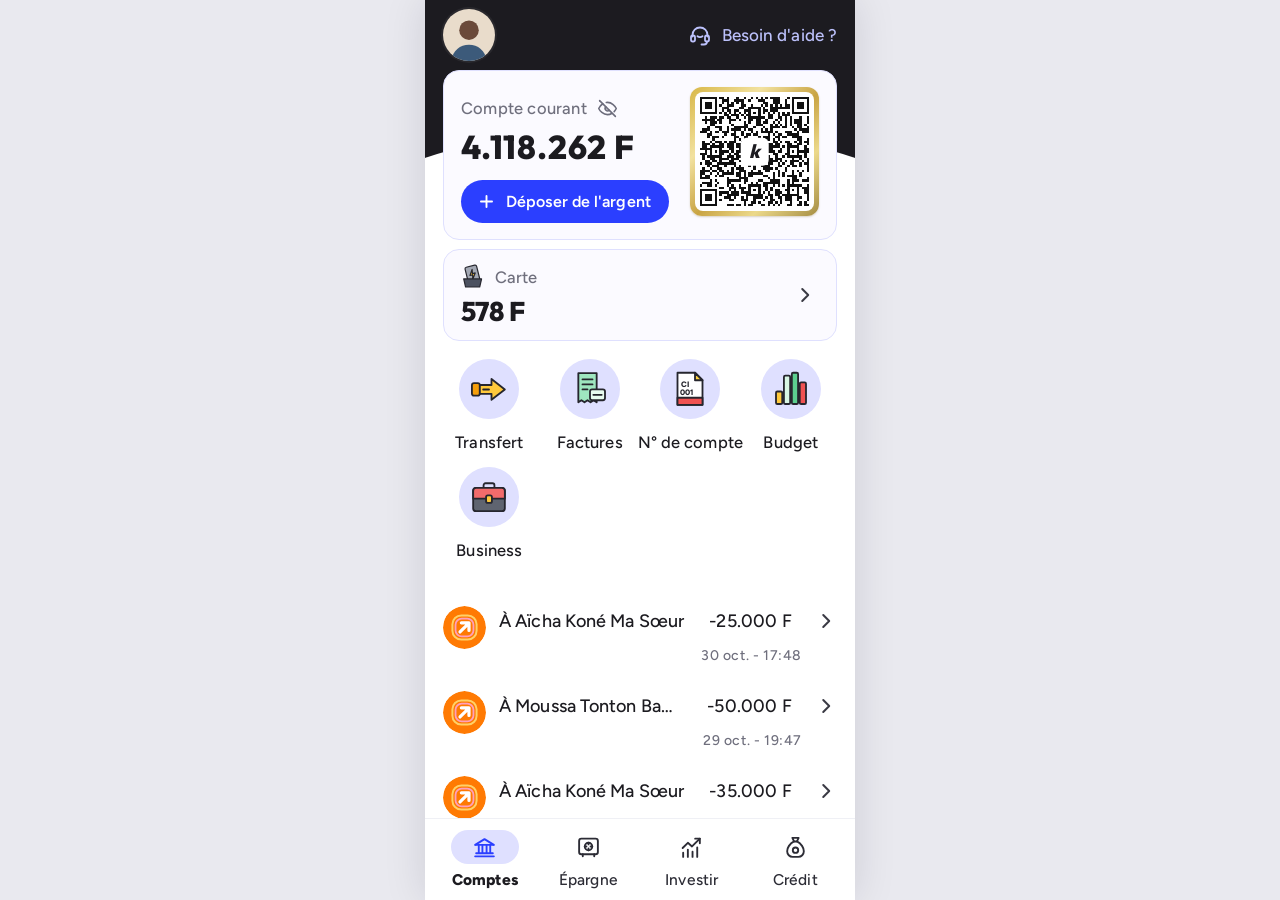
<file: app-banque/index.html>
<!DOCTYPE html>
<html lang="fr">
<head>
  <meta charset="utf-8">
  <meta name="viewport" content="width=device-width, initial-scale=1, viewport-fit=cover">
  <meta name="theme-color" content="#1c1b20">
  <meta name="description" content="Kairos – application mobile de banque en ligne (démo).">
  <meta name="mobile-web-app-capable" content="yes">
  <meta name="apple-mobile-web-app-capable" content="yes">
  <meta name="apple-mobile-web-app-status-bar-style" content="black">
  <meta name="apple-mobile-web-app-title" content="Kairos">
  <title>Comptes · Kairos</title>
  <link rel="manifest" href="manifest.webmanifest">
  <link rel="icon" href="img/icon.svg" type="image/svg+xml">
  <link rel="apple-touch-icon" href="img/icon-192.png">
  <link rel="preload" href="fonts/figtree-latin-500-normal.woff2" as="font" type="font/woff2" crossorigin>
  <link rel="preload" href="fonts/outfit-latin-800-normal.woff2" as="font" type="font/woff2" crossorigin>
  <link rel="stylesheet" href="css/styles.css">
</head>
<body>
  <div id="app"></div>
  <noscript>Activez JavaScript pour utiliser l'application.</noscript>
  <script src="js/vendor/qrcode.js"></script>
  <script src="js/data.js"></script>
  <script src="js/icons.js"></script>
  <script src="js/app.js"></script>
</body>
</html>
</file>
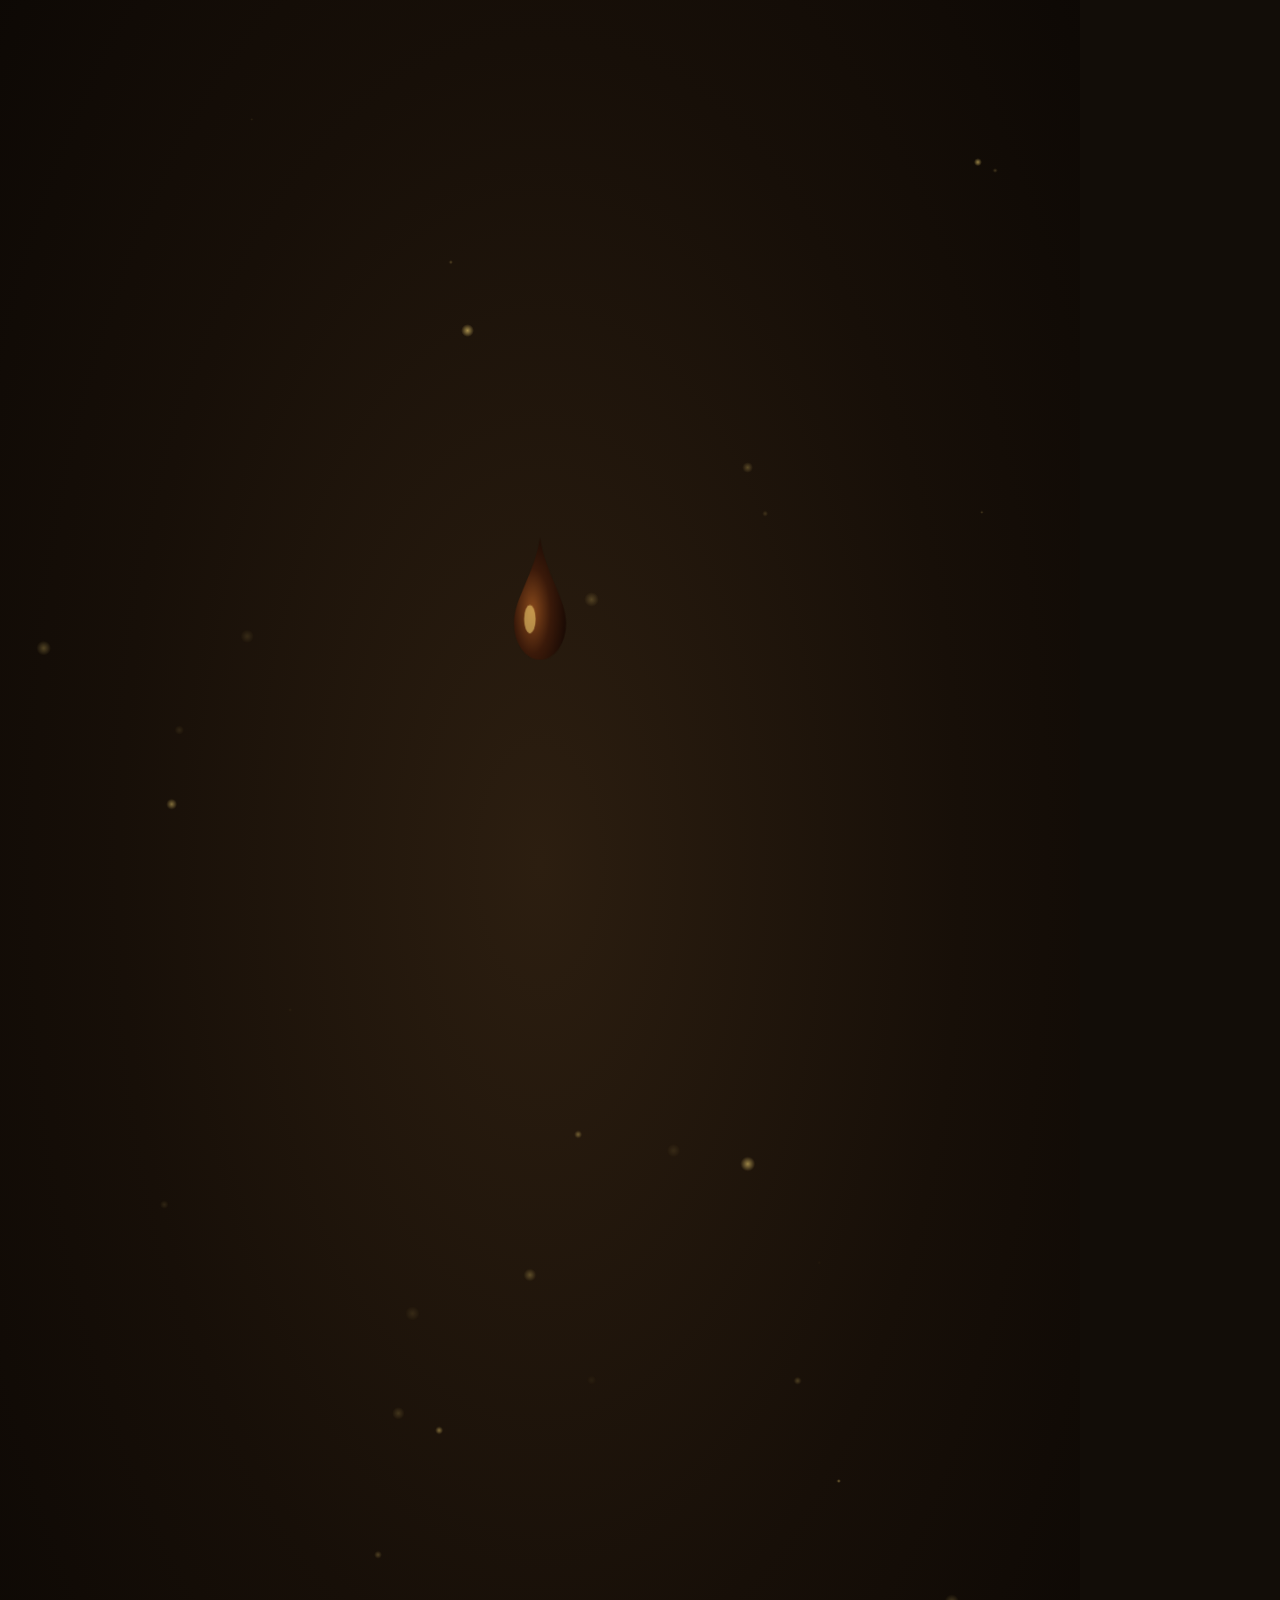
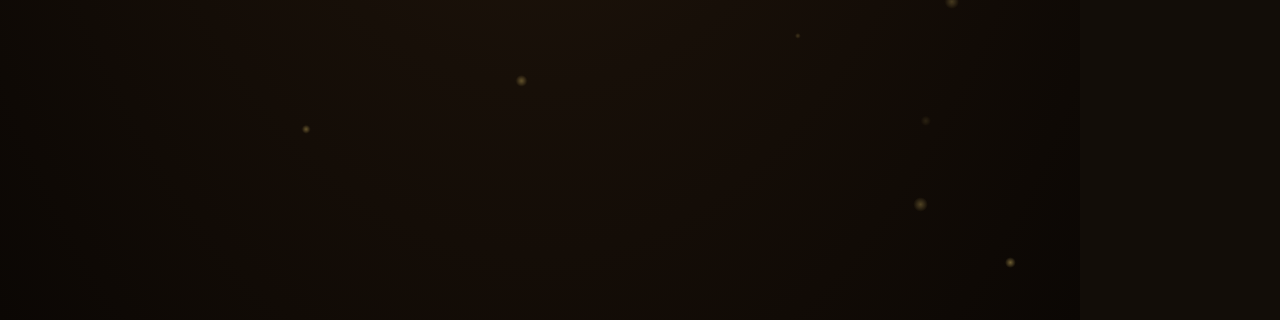
<file: campagne-noel-2026/animation-bronzo/index.html>
<!DOCTYPE html>
<html lang="fr">
<head>
<meta charset="utf-8">
<title>Bronzo, animation de présentation</title>
<!--
  Animation de présentation du vinaigre balsamique Bronzo (Natale Nostro 2026).
  Paramètres d'URL :
    ?w=1080&h=1920   taille du canevas (9:16, 1:1 ou 16:9)
    &mode=long|short version 20 s ou 6 s
    &t=12.5          fige l'image à cet instant (sinon lecture en boucle)
  Le rendu vidéo appelle window.render(t) image par image (voir render.mjs).
-->
<style>
@font-face { font-family: "Cormorant"; font-weight: 500; src: url(fonts/cormorant-garamond-latin-500-normal.woff2) format("woff2"); }
@font-face { font-family: "Cormorant"; font-weight: 600; src: url(fonts/cormorant-garamond-latin-600-normal.woff2) format("woff2"); }
@font-face { font-family: "Cormorant"; font-weight: 500; font-style: italic; src: url(fonts/cormorant-garamond-latin-500-italic.woff2) format("woff2"); }
@font-face { font-family: "Montserrat"; font-weight: 400; src: url(fonts/montserrat-latin-400-normal.woff2) format("woff2"); }
@font-face { font-family: "Montserrat"; font-weight: 600; src: url(fonts/montserrat-latin-600-normal.woff2) format("woff2"); }

:root {
  --olive: #5b6b2f;
  --gold: #d9a441;
  --gold-light: #f7d774;
  --brick: #a3362a;
  --cream: #f4efe6;
  --ink: #120d08;
}
* { box-sizing: border-box; margin: 0; padding: 0; }
html, body { background: var(--ink); overflow: hidden; }
#stage {
  position: relative; overflow: hidden;
  background: radial-gradient(ellipse at 50% 45%, #2c1e10 0%, #170f08 55%, #0b0704 100%);
  font-family: "Cormorant", Georgia, serif; color: var(--cream);
}
.abs { position: absolute; left: 0; top: 0; will-change: transform, opacity; }
.center { transform-origin: 50% 50%; }
.txt { text-align: center; white-space: nowrap; }
.sans { font-family: "Montserrat", Arial, sans-serif; text-transform: uppercase; }
#cta { background: var(--brick); color: #fff; border-radius: 999px; font-family: "Montserrat", Arial, sans-serif; font-weight: 600; }
</style>
</head>
<body>
<div id="stage">
  <div id="glow" class="abs center"></div>
  <svg id="barrels" class="abs center" viewBox="0 0 600 300">
    <defs>
      <linearGradient id="wood" x1="0" x2="1">
        <stop offset="0" stop-color="#3a2614"/><stop offset=".5" stop-color="#6b4524"/><stop offset="1" stop-color="#3a2614"/>
      </linearGradient>
    </defs>
    <g id="barrelGroup">
      <g transform="translate(20,40)">
        <path d="M20 0 Q0 110 20 220 L160 220 Q180 110 160 0 Z" fill="url(#wood)"/>
        <rect x="8" y="40" width="164" height="12" fill="#2a1a0c"/><rect x="8" y="168" width="164" height="12" fill="#2a1a0c"/>
      </g>
      <g transform="translate(220,10)">
        <path d="M20 0 Q0 130 20 260 L170 260 Q190 130 170 0 Z" fill="url(#wood)"/>
        <rect x="8" y="50" width="174" height="12" fill="#2a1a0c"/><rect x="8" y="198" width="174" height="12" fill="#2a1a0c"/>
      </g>
      <g transform="translate(420,40)">
        <path d="M20 0 Q0 110 20 220 L160 220 Q180 110 160 0 Z" fill="url(#wood)"/>
        <rect x="8" y="40" width="164" height="12" fill="#2a1a0c"/><rect x="8" y="168" width="164" height="12" fill="#2a1a0c"/>
      </g>
    </g>
  </svg>
  <div id="particles" class="abs"></div>

  <svg id="pool" class="abs center" viewBox="0 0 400 60">
    <defs>
      <radialGradient id="poolG" cx="50%" cy="40%" r="60%">
        <stop offset="0" stop-color="#5a2f12"/><stop offset=".6" stop-color="#24120a"/><stop offset="1" stop-color="#120804" stop-opacity="0"/>
      </radialGradient>
    </defs>
    <ellipse cx="200" cy="30" rx="198" ry="28" fill="url(#poolG)"/>
    <ellipse cx="160" cy="22" rx="70" ry="5" fill="#f7d774" opacity=".35"/>
  </svg>
  <svg id="ripples" class="abs center" viewBox="0 0 400 80">
    <ellipse id="r1" cx="200" cy="40" rx="10" ry="2" fill="none" stroke="#d9a441" stroke-width="2"/>
    <ellipse id="r2" cx="200" cy="40" rx="10" ry="2" fill="none" stroke="#d9a441" stroke-width="1.5"/>
    <ellipse id="r3" cx="200" cy="40" rx="10" ry="2" fill="none" stroke="#d9a441" stroke-width="1"/>
  </svg>
  <div id="splash" class="abs"></div>
  <svg id="drop" class="abs center" viewBox="0 0 40 60">
    <defs>
      <radialGradient id="dropG" cx="35%" cy="60%" r="70%">
        <stop offset="0" stop-color="#8a4a1c"/><stop offset=".5" stop-color="#3b1a0a"/><stop offset="1" stop-color="#160904"/>
      </radialGradient>
    </defs>
    <path d="M20 0 C24 18 38 30 38 42 A18 18 0 0 1 2 42 C2 30 16 18 20 0 Z" fill="url(#dropG)"/>
    <ellipse cx="13" cy="40" rx="4" ry="7" fill="#f7d774" opacity=".55"/>
  </svg>

  <!-- Bouteille : visuel provisoire, à remplacer par la photo détourée du produit -->
  <svg id="bottle" class="abs center" viewBox="0 0 200 600">
    <defs>
      <linearGradient id="glass" x1="0" x2="1">
        <stop offset="0" stop-color="#0d0805"/><stop offset=".25" stop-color="#2e1a0d"/><stop offset=".45" stop-color="#4a2a12"/>
        <stop offset=".7" stop-color="#1c0f07"/><stop offset="1" stop-color="#070403"/>
      </linearGradient>
      <linearGradient id="bronze" x1="0" x2="1">
        <stop offset="0" stop-color="#6e4a1f"/><stop offset=".35" stop-color="#d9a441"/><stop offset=".55" stop-color="#f7d774"/>
        <stop offset=".8" stop-color="#a87628"/><stop offset="1" stop-color="#5c3c16"/>
      </linearGradient>
      <linearGradient id="sweepG" x1="0" x2="1">
        <stop offset="0" stop-color="#fff" stop-opacity="0"/><stop offset=".5" stop-color="#fff" stop-opacity=".55"/><stop offset="1" stop-color="#fff" stop-opacity="0"/>
      </linearGradient>
      <clipPath id="bodyClip">
        <path d="M78 0 H122 V120 C122 150 170 170 170 215 V570 Q170 598 142 598 H58 Q30 598 30 570 V215 C30 170 78 150 78 120 Z"/>
      </clipPath>
    </defs>
    <rect x="74" y="0" width="52" height="58" rx="6" fill="url(#bronze)"/>
    <rect x="74" y="50" width="52" height="6" fill="#4a3012" opacity=".6"/>
    <path d="M78 56 H122 V120 C122 150 170 170 170 215 V570 Q170 598 142 598 H58 Q30 598 30 570 V215 C30 170 78 150 78 120 Z" fill="url(#glass)"/>
    <rect x="44" y="200" width="10" height="370" rx="5" fill="#f7d774" opacity=".18"/>
    <!-- Étiquette -->
    <rect x="30" y="300" width="140" height="190" fill="#efe4cc"/>
    <rect x="30" y="300" width="140" height="22" fill="url(#bronze)"/>
    <rect x="30" y="468" width="140" height="22" fill="url(#bronze)"/>
    <text x="100" y="375" text-anchor="middle" font-family="Cormorant" font-weight="600" font-size="27" fill="#3a2410" letter-spacing="2">BRONZO</text>
    <line x1="58" y1="390" x2="142" y2="390" stroke="#a87628" stroke-width="1.5"/>
    <text x="100" y="412" text-anchor="middle" font-family="Montserrat" font-size="9.5" fill="#3a2410" letter-spacing="1">ACETO BALSAMICO</text>
    <text x="100" y="427" text-anchor="middle" font-family="Montserrat" font-size="9.5" fill="#3a2410" letter-spacing="1">DI MODENA IGP</text>
    <text x="100" y="452" text-anchor="middle" font-family="Montserrat" font-weight="600" font-size="10" fill="#5b6b2f" letter-spacing="2">BIO · 250 ml</text>
    <g clip-path="url(#bodyClip)">
      <rect id="sweep" x="-120" y="0" width="70" height="600" fill="url(#sweepG)" transform="skewX(-18)"/>
    </g>
  </svg>

  <!-- Coffret kraft -->
  <svg id="box" class="abs center" viewBox="0 0 300 170">
    <defs>
      <linearGradient id="kraft" x1="0" y1="0" x2="0" y2="1">
        <stop offset="0" stop-color="#c79a63"/><stop offset="1" stop-color="#a77a45"/>
      </linearGradient>
    </defs>
    <rect x="0" y="0" width="300" height="170" rx="4" fill="url(#kraft)"/>
    <rect x="0" y="0" width="300" height="14" fill="#b5895a"/>
    <rect id="ribV" x="138" y="0" width="24" height="170" fill="#a3362a"/>
    <rect id="ribH" x="0" y="74" width="300" height="22" fill="#a3362a"/>
    <path id="bow" d="M150 84 C115 45 95 70 112 92 C125 108 145 92 150 84 C155 92 175 108 188 92 C205 70 185 45 150 84 Z M150 84 L128 128 M150 84 L172 128"
          fill="none" stroke="#c0443a" stroke-width="7" stroke-linecap="round" stroke-linejoin="round"/>
    <text x="70" y="140" text-anchor="middle" font-family="Cormorant" font-style="italic" font-size="17" fill="#4a3018">Buon Natale</text>
  </svg>

  <!-- Accords -->
  <div id="vignettes"></div>

  <!-- Textes -->
  <div id="tBronzo" class="abs txt center">
    <div id="tBronzoMain" style="font-weight:600;color:var(--gold-light)">Bronzo</div>
    <div id="tBronzoSub" class="sans" style="color:var(--cream);opacity:.85">Vinaigre balsamique de Modène IGP · Bio</div>
  </div>
  <div id="t10" class="abs txt center" style="font-style:italic;font-weight:500;color:var(--cream)">10 ans d'<span style="color:var(--gold-light)">excellence</span></div>
  <div id="pictos" class="abs center" style="display:flex;justify-content:center"></div>
  <div id="tAccords" class="abs txt center" style="font-style:italic;font-weight:500"></div>
  <div id="tCoffret" class="abs txt center">
    <div id="tCoffret1" class="sans" style="color:var(--cream);opacity:.85">Dans le coffret</div>
    <div id="tCoffret2" style="font-style:italic;font-weight:600;color:var(--gold-light)">Tavola di Natale</div>
  </div>
  <div id="final" class="abs txt center">
    <div id="fLogo" style="font-weight:600;color:var(--cream)">SOLENOSTRO</div>
    <div id="fTag" style="font-style:italic;font-weight:500;color:var(--gold-light)">Natale Nostro</div>
    <div id="fUrl" class="sans" style="color:var(--cream);opacity:.8">solenostro.fr</div>
    <div id="cta" style="display:inline-block">Découvrir le coffret</div>
  </div>
  <div id="fade" class="abs" style="background:#000;pointer-events:none"></div>
</div>

<script>
const P = new URLSearchParams(location.search);
const W = +P.get("w") || 1080, H = +P.get("h") || 1920;
const MODE = P.get("mode") === "short" ? "short" : "long";
const DURATION = MODE === "short" ? 6 : 20;
const U = Math.min(W, H) / 100;                       // unité typographique
const ORIENT = W > H * 1.2 ? "land" : H > W * 1.2 ? "port" : "square";

const $ = id => document.getElementById(id);
const stage = $("stage");
stage.style.width = W + "px"; stage.style.height = H + "px";
document.body.style.width = W + "px"; document.body.style.height = H + "px";

// ---------- utilitaires d'animation ----------
const clamp = (x, a = 0, b = 1) => Math.min(b, Math.max(a, x));
const prog = (t, a, b) => clamp((t - a) / (b - a));
const lerp = (a, b, k) => a + (b - a) * k;
const eio = k => k < .5 ? 4 * k * k * k : 1 - Math.pow(-2 * k + 2, 3) / 2;
const eout = k => 1 - Math.pow(1 - k, 3);
const eback = k => { const c = 1.6; return 1 + (c + 1) * Math.pow(k - 1, 3) + c * Math.pow(k - 1, 2); };
// apparition (a→b) puis disparition (c→d)
const vis = (t, a, b, c, d) => Math.min(eout(prog(t, a, b)), d === undefined ? 1 : 1 - eio(prog(t, c, d)));

function place(el, x, y, w, h, extra = "", opacity = 1) {
  el.style.width = w + "px"; if (h != null) el.style.height = h + "px";
  el.style.transform = `translate(${x - w / 2}px, ${y - (h != null ? h : el.offsetHeight) / 2}px) ${extra}`;
  el.style.opacity = opacity;
  el.style.visibility = opacity <= 0.001 ? "hidden" : "visible";
}

// ---------- mise en page selon le format ----------
const L = {
  port:   { bx: W * .5,  by: H * .42, bh: H * .48, tx: W * .5,  ty: H * .80, tw: W * .9 },
  square: { bx: W * .5,  by: H * .40, bh: H * .60, tx: W * .5,  ty: H * .86, tw: W * .9 },
  land:   { bx: W * .30, by: H * .50, bh: H * .80, tx: W * .67, ty: H * .50, tw: W * .58 },
}[ORIENT];
const BW = L.bh / 3;                                  // la bouteille fait 1:3
const baseY = L.by + L.bh / 2;                        // pied de la bouteille

// tailles de texte
$("tBronzoMain").style.fontSize = 17 * U + "px";
$("tBronzoMain").style.lineHeight = 1;
$("tBronzoSub").style.fontSize = 2.3 * U + "px";
$("tBronzoSub").style.letterSpacing = ".25em";
$("tBronzoSub").style.marginTop = 1.5 * U + "px";
$("t10").style.fontSize = 9 * U + "px";
$("tAccords").style.fontSize = 5.6 * U + "px";
$("tCoffret1").style.fontSize = 2.6 * U + "px";
$("tCoffret1").style.letterSpacing = ".3em";
$("tCoffret2").style.fontSize = 9 * U + "px";
$("tCoffret2").style.lineHeight = 1.1;
$("fLogo").style.fontSize = 7.5 * U + "px";
$("fLogo").style.letterSpacing = ".22em";
$("fTag").style.fontSize = 6 * U + "px";
$("fTag").style.marginTop = .4 * U + "px";
$("fUrl").style.fontSize = 2.4 * U + "px";
$("fUrl").style.letterSpacing = ".25em";
$("fUrl").style.margin = 1.6 * U + "px 0 " + 2.6 * U + "px";
$("cta").style.fontSize = 2.6 * U + "px";
$("cta").style.padding = `${1.8 * U}px ${4.5 * U}px`;
$("cta").style.letterSpacing = ".06em";

// lueur
const glow = $("glow");
glow.style.background = "radial-gradient(circle, rgba(247,215,116,.45) 0%, rgba(217,164,65,.18) 35%, rgba(217,164,65,0) 70%)";

// particules dorées (positions déterministes)
const parts = [];
let seed = 7;
const rnd = () => (seed = (seed * 16807) % 2147483647) / 2147483647;
for (let i = 0; i < 34; i++) {
  const d = document.createElement("div");
  const s = (0.3 + rnd() * 1.2) * U;
  d.className = "abs";
  d.style.width = d.style.height = s + "px";
  d.style.borderRadius = "50%";
  d.style.background = "radial-gradient(circle, rgba(247,215,116,.9), rgba(247,215,116,0) 70%)";
  $("particles").appendChild(d);
  parts.push({ d, s, x: rnd() * W, y: rnd() * H, sp: (0.01 + rnd() * 0.03) * H, ph: rnd() * 6.28, o: 0.25 + rnd() * 0.5 });
}

// gouttelettes d'éclaboussure
const drops = [];
for (let i = 0; i < 6; i++) {
  const d = document.createElement("div");
  d.className = "abs";
  d.style.borderRadius = "50%";
  d.style.background = "#3b1a0a";
  d.style.boxShadow = "inset -2px -2px 3px rgba(247,215,116,.4)";
  $("splash").appendChild(d);
  drops.push({ d, a: (-150 + i * 24) * Math.PI / 180, v: 0.8 + (i % 3) * 0.25 });
}

// pictos
const PICTOS = [
  ["Bio", '<path d="M12 40 C12 18 28 8 44 8 C44 28 34 42 14 42 M14 42 L32 22" />'],
  ["Modène IGP", '<path d="M28 46 C18 34 12 26 12 19 A16 16 0 0 1 44 19 C44 26 38 34 28 46 Z" /><circle cx="28" cy="19" r="5" />'],
  ["Vieilli en fût", '<path d="M16 6 Q8 28 16 50 H40 Q48 28 40 6 Z" /><line x1="11" y1="17" x2="45" y2="17" /><line x1="11" y1="39" x2="45" y2="39" />'],
];
const pictoEls = PICTOS.map(([label, path]) => {
  const d = document.createElement("div");
  d.style.cssText = `display:flex;flex-direction:column;align-items:center;margin:0 ${2.4 * U}px;width:${21 * U}px`;
  d.innerHTML = `<svg viewBox="0 0 56 56" width="${11 * U}" height="${11 * U}" fill="none" stroke="#f7d774" stroke-width="2.2" stroke-linecap="round" stroke-linejoin="round">${path}</svg>
    <div class="sans" style="font-size:${2.4 * U}px;letter-spacing:.14em;margin-top:${1.6 * U}px;color:var(--cream);white-space:nowrap">${label}</div>`;
  $("pictos").appendChild(d);
  return d;
});

// vignettes d'accords
const FOODS = [
  ["la burrata", `<circle cx="100" cy="100" r="92" fill="#efe6d6"/><circle cx="100" cy="100" r="80" fill="#f8f3ea"/>
     <ellipse cx="100" cy="104" rx="46" ry="40" fill="#fffdf8"/><ellipse cx="86" cy="90" rx="16" ry="10" fill="#fff" opacity=".9"/>
     <path d="M140 60 q14 -6 20 6 q-12 8 -20 -6z" fill="#4f7a2a"/><path d="M48 128 q10 -12 22 -4 q-8 12 -22 4z" fill="#4f7a2a"/>`,
     "M62 92 C80 80 95 118 112 96 S136 104 142 116"],
  ["les fraises", `<circle cx="100" cy="100" r="92" fill="#efe6d6"/><circle cx="100" cy="100" r="80" fill="#f8f3ea"/>
     <g fill="#c8312b"><path d="M70 72 c-14 -14 -30 6 0 34 c30 -28 14 -48 0 -34z"/><path d="M128 76 c-14 -14 -30 6 0 34 c30 -28 14 -48 0 -34z"/><path d="M98 112 c-14 -14 -30 6 0 34 c30 -28 14 -48 0 -34z"/></g>
     <g fill="#f7d774"><circle cx="66" cy="84" r="1.6"/><circle cx="74" cy="92" r="1.6"/><circle cx="124" cy="88" r="1.6"/><circle cx="132" cy="96" r="1.6"/><circle cx="94" cy="124" r="1.6"/><circle cx="102" cy="132" r="1.6"/></g>
     <g fill="#4f7a2a"><path d="M64 70 l6 -8 l6 8z"/><path d="M122 74 l6 -8 l6 8z"/><path d="M92 110 l6 -8 l6 8z"/></g>`,
     "M56 104 C78 92 96 128 112 100 S140 90 150 112"],
  ["le parmesan", `<circle cx="100" cy="100" r="92" fill="#efe6d6"/><circle cx="100" cy="100" r="80" fill="#f8f3ea"/>
     <path d="M54 126 L98 62 L120 132 Z" fill="#f1cf7a"/><path d="M54 126 L120 132 L118 140 L52 134 Z" fill="#d9a441"/>
     <path d="M112 110 L144 72 L152 118 Z" fill="#f1cf7a"/><path d="M112 110 L152 118 L150 124 L110 116 Z" fill="#d9a441"/>
     <circle cx="88" cy="104" r="2" fill="#e2b85a"/><circle cx="100" cy="116" r="2" fill="#e2b85a"/>`,
     "M58 98 C82 84 96 120 116 94 S142 98 150 108"],
];
const vigEls = FOODS.map(([label, art, drizzle], i) => {
  const s = document.createElementNS("http://www.w3.org/2000/svg", "svg");
  s.setAttribute("viewBox", "0 0 200 200");
  s.setAttribute("class", "abs center");
  s.innerHTML = art + `<path class="dz" d="${drizzle}" fill="none" stroke="#2a1206" stroke-width="5.5" stroke-linecap="round"/>
    <path class="dzh" d="${drizzle}" fill="none" stroke="#b9772f" stroke-width="1.4" stroke-linecap="round" transform="translate(-1,-1.5)"/>`;
  s.style.filter = "drop-shadow(0 12px 22px rgba(0,0,0,.5))";
  $("vignettes").appendChild(s);
  const paths = [...s.querySelectorAll(".dz,.dzh")];
  paths.forEach(p => { const l = p.getTotalLength(); p.style.strokeDasharray = l; p.dataset.l = l; });
  return { s, paths, label };
});
const VIG = {
  port:   { d: H * .2,  pos: [[W * .5, H * .17], [W * .5, H * .40], [W * .5, H * .63]], ty: H * .84 },
  square: { d: W * .27, pos: [[W * .2, H * .44], [W * .5, H * .44], [W * .8, H * .44]], ty: H * .80 },
  land:   { d: H * .42, pos: [[W * .24, H * .42], [W * .5, H * .42], [W * .76, H * .42]], ty: H * .82 },
}[ORIENT];

// ---------- rendu d'une image ----------
function renderLong(t) {
  // fond : particules et lueur
  parts.forEach(p => {
    const y = ((p.y - p.sp * t) % H + H) % H;
    const x = p.x + Math.sin(t * .6 + p.ph) * U * 1.5;
    place(p.d, x, y, p.s, p.s, "", p.o * vis(t, .4, 2) * (0.6 + 0.4 * Math.sin(t * 1.3 + p.ph)));
  });

  // scène 1 : la goutte tombe (0 → 1,8 s)
  const fall = prog(t, .25, 1.8);
  const dropY = lerp(-H * .06, baseY - U * 2, fall * fall);
  const stretch = 1 + fall * .35;
  place($("drop"), L.bx, dropY, 6 * U, 9 * U, `scale(${1 / Math.sqrt(stretch)}, ${stretch})`, t < 1.8 ? 1 : 0);

  // impact : ondes, éclaboussures, nappe
  ["r1", "r2", "r3"].forEach((id, i) => {
    const k = prog(t, 1.8 + i * .18, 3.0 + i * .18);
    const r = $(id);
    r.setAttribute("rx", 10 + k * 185); r.setAttribute("ry", 2 + k * 30);
    r.setAttribute("opacity", k > 0 && k < 1 ? (1 - k) * .9 : 0);
  });
  place($("ripples"), L.bx, baseY, BW * 2.6, BW * .52, "", 1);
  drops.forEach(dr => {
    const k = prog(t, 1.8, 2.45);
    const sz = U * .9;
    const x = L.bx + Math.cos(dr.a) * dr.v * k * BW * .55;
    const y = baseY + Math.sin(dr.a) * dr.v * k * BW * .65 + k * k * BW * .5;
    place(dr.d, x, y, sz, sz, "", k > 0 && k < 1 ? 1 - k * .6 : 0);
  });
  const poolK = eout(prog(t, 1.8, 2.7)) * (1 - eio(prog(t, 10.6, 11.1)));
  place($("pool"), L.bx, baseY, BW * 2.4, BW * .36, `scale(${Math.max(.01, poolK)})`, poolK > 0 ? 1 : 0);

  // bouteille
  let bx = L.bx, by = L.by, bs = 1, bo = 0, blur = 0;
  const rise = eout(prog(t, 2.1, 3.5));
  bo = rise; by += (1 - rise) * L.bh * .12; blur = (1 - rise) * 14;
  // scène 3 : zoom sur l'étiquette (5 → 8 s)
  const zin = eio(prog(t, 5, 6.6)), zout = eio(prog(t, 7.6, 8.6));
  const z = zin * (1 - zout);
  const zScale = ORIENT === "land" ? 1.15 : 1.4;
  bs = 1 + (zScale - 1) * z;
  by -= (0.64 - 0.5) * L.bh * (zScale - 1) * z;      // garde l'étiquette dans le cadre
  // scène 5 : la bouteille s'efface (10,6 → 11,2 s)
  const leave = eio(prog(t, 10.6, 11.2));
  bo *= 1 - leave; bx -= leave * W * .08;
  // scène 6 : la bouteille entre dans le coffret (14,8 → 16,2 s)
  const boxS = .72;
  const GDY = ORIENT === "square" ? -H * .1 : 0;      // en carré, le coffret remonte pour laisser la place au texte
  const FTY = ORIENT === "square" ? H * .80 : L.ty;
  const boxBottleY = L.by + L.bh * (1 - boxS) / 2 - L.bh * .02 + GDY;
  if (t >= 14.8) {
    const back = eout(prog(t, 14.8, 15.4)), dive = eio(prog(t, 15.3, 16.3));
    bx = L.bx; bs = boxS; bo = back; blur = 0;
    by = lerp(boxBottleY - L.bh * .28, boxBottleY, dive);
  }
  $("bottle").style.filter = `blur(${blur}px) drop-shadow(0 ${2 * U}px ${4 * U}px rgba(0,0,0,.6))`;
  place($("bottle"), bx, by, BW, L.bh, `scale(${bs})`, bo);
  // reflet qui balaie l'étiquette
  const sw = prog(t, 5.6, 7.2);
  $("sweep").setAttribute("x", lerp(-120, 330, sw));

  // lueur derrière la bouteille
  const gk = vis(t, 2.2, 3.6) * (1 - .55 * eio(prog(t, 10.6, 11.2)) + .55 * eio(prog(t, 14.8, 15.8)));
  const gs = L.bh * 1.3 * (1 + .04 * Math.sin(t * 1.4));
  place(glow, L.bx, L.by + (t >= 14.8 ? GDY : 0), gs, gs, "", gk * .95);

  // fûts flous (scène 3)
  const bk = vis(t, 5, 6, 7.7, 8.5);
  $("barrels").style.filter = `blur(${U * .7}px)`;
  const brw = ORIENT === "land" ? W * .55 : W * 1.1;
  place($("barrels"), L.bx + (t - 6.5) * U * 1.2, L.by - L.bh * .05, brw, brw / 2, "", bk * .4);

  // textes
  const tb = vis(t, 2.8, 3.8, 4.7, 5.2);
  $("tBronzoMain").style.letterSpacing = lerp(.45, .08, eout(prog(t, 2.8, 4.2))) + "em";
  place($("tBronzo"), L.tx, L.ty, L.tw, null, `translateY(${(1 - tb) * U * 2}px)`, tb);
  const t10 = vis(t, 5.6, 6.4, 7.6, 8.1);
  place($("t10"), L.tx, ORIENT === "land" ? L.ty : L.ty + (ORIENT === "port" ? 0 : 0), L.tw, null, `translateY(${(1 - t10) * U * 2}px)`, t10);
  const pk = vis(t, 8.3, 8.6, 10.5, 10.9);
  place($("pictos"), L.tx, L.ty, L.tw, null, "", pk > 0 ? 1 : 0);
  pictoEls.forEach((el, i) => {
    const k = vis(t, 8.3 + i * .45, 9.0 + i * .45, 10.5, 10.9);
    el.style.opacity = k;
    el.style.transform = `translateY(${(1 - k) * U * 3}px)`;
  });

  // scène 5 : accords (11 → 15 s)
  vigEls.forEach((v, i) => {
    const a = 11.2 + i * .9;
    const k = eback(prog(t, a, a + .6)) * (1 - eio(prog(t, 14.6, 15.1)));
    const [x, y] = VIG.pos[i];
    place(v.s, x, y, VIG.d, VIG.d, `scale(${Math.max(.01, k)})`, k > 0.01 ? 1 : 0);
    const dk = eio(prog(t, a + .45, a + 1.2));
    v.paths.forEach(p => p.style.strokeDashoffset = p.dataset.l * (1 - dk));
  });
  // le texte se construit au fil des vignettes
  const shown = FOODS.filter((_, i) => t >= 11.4 + i * .9).map(f => f[0]);
  const ta = $("tAccords");
  const txt = shown.length ? "Sur " + shown.join(", ") + (shown.length === 3 ? "…" : "") : "";
  if (ta.textContent !== txt) ta.textContent = txt;
  const tak = vis(t, 11.4, 11.9, 14.6, 15.0);
  place(ta, W / 2, VIG.ty, W * .95, null, "", tak);

  // scène 6 : coffret (15 → 18 s)
  const boxW = BW * boxS * 2.3, boxH = boxW * 170 / 300;
  const boxY = L.by + L.bh / 2 - boxH / 2 + L.bh * .02 + GDY;
  const bxk = eout(prog(t, 14.9, 15.5));
  place($("box"), L.bx, boxY + (1 - bxk) * U * 6, boxW, boxH, "", bxk);
  const rib = eio(prog(t, 16.2, 16.8));
  $("ribV").setAttribute("height", 170 * rib);
  $("ribH").setAttribute("width", 300 * rib);
  const bow = $("bow"), bl = bow.getTotalLength();
  bow.style.strokeDasharray = bl;
  bow.style.strokeDashoffset = bl * (1 - eio(prog(t, 16.6, 17.5)));

  const tc = vis(t, 15.7, 16.5, 17.7, 18.1);
  place($("tCoffret"), L.tx, FTY, L.tw, null, `translateY(${(1 - tc) * U * 2}px)`, tc);

  // scène 7 : plan final (18 → 20 s)
  const fk = eout(prog(t, 18.1, 18.7));
  place($("final"), L.tx, FTY + (ORIENT === "port" ? H * .03 : 0), L.tw, null, "", fk > 0 ? 1 : 0);
  [["fLogo", 18.1], ["fTag", 18.4], ["fUrl", 18.7], ["cta", 18.9]].forEach(([id, a]) => {
    const k = eout(prog(t, a, a + .5));
    $(id).style.opacity = k;
    $(id).style.transform = `translateY(${(1 - k) * U * 2}px)`;
  });

  // fondu d'ouverture
  return 1 - prog(t, 0, .35);
}

// version 6 s : goutte + bouteille, puis plan final
function render(t) {
  let fade;
  if (MODE === "short") {
    if (t < 3.9) fade = Math.max(renderLong(t), prog(t, 3.6, 3.9));
    else fade = Math.max(renderLong(t - 3.9 + 18.1), 1 - prog(t, 3.9, 4.2));
  } else {
    fade = renderLong(t);
  }
  place($("fade"), W / 2, H / 2, W, H, "", fade);
}
window.render = render;
window.DURATION = DURATION;

// aperçu dans le navigateur
document.fonts.ready.then(() => {
  window.ready = true;
  if (P.has("t")) { render(+P.get("t")); return; }
  if (P.get("play") === "0") return;
  const t0 = performance.now();
  const loop = () => { render(((performance.now() - t0) / 1000) % DURATION); requestAnimationFrame(loop); };
  loop();
});
</script>
</body>
</html>
</file>
<file: app-banque/css/styles.css>
/* ============ Polices (embarquées, licence OFL) ============ */
@font-face { font-family: 'Figtree'; font-weight: 400; font-display: swap; src: url('../fonts/figtree-latin-400-normal.woff2') format('woff2'); }
@font-face { font-family: 'Figtree'; font-weight: 500; font-display: swap; src: url('../fonts/figtree-latin-500-normal.woff2') format('woff2'); }
@font-face { font-family: 'Figtree'; font-weight: 600; font-display: swap; src: url('../fonts/figtree-latin-600-normal.woff2') format('woff2'); }
@font-face { font-family: 'Figtree'; font-weight: 700; font-display: swap; src: url('../fonts/figtree-latin-700-normal.woff2') format('woff2'); }
@font-face { font-family: 'Figtree'; font-weight: 800; font-display: swap; src: url('../fonts/figtree-latin-800-normal.woff2') format('woff2'); }
@font-face { font-family: 'Outfit'; font-weight: 700; font-display: swap; src: url('../fonts/outfit-latin-700-normal.woff2') format('woff2'); }
@font-face { font-family: 'Outfit'; font-weight: 800; font-display: swap; src: url('../fonts/outfit-latin-800-normal.woff2') format('woff2'); }

/* ============ Variables ============ */
:root {
  --dark: #1c1b20;
  --ink: #1c1b20;
  --muted: #6f6f7d;
  --blue: #2b3fff;
  --blue-text: #2f3cf0;
  --lavender: #dfe0ff;
  --lavender-soft: #f0efff;
  --card-bg: #fbfaff;
  --card-border: #dfe0fe;
  --help: #bcc1fb;
  --green: #0a6748;
  --green-bg: #e7fbee;
  --green-border: #bbf3cc;
  --orange: #ff7a03;
  --line: #eff0f5;
  --pad: 18px;
  --nav-h: 82px;
  --font: 'Figtree', system-ui, -apple-system, 'Segoe UI', Roboto, sans-serif;
  --font-num: 'Outfit', 'Figtree', system-ui, sans-serif;
}

* { box-sizing: border-box; -webkit-tap-highlight-color: transparent; }

html, body {
  margin: 0;
  height: 100%;
  background: #e9e9ef;
  color: var(--ink);
  font-family: var(--font);
  -webkit-font-smoothing: antialiased;
  -moz-osx-font-smoothing: grayscale;
  overscroll-behavior: none;
}

button { font: inherit; color: inherit; background: none; border: 0; padding: 0; cursor: pointer; }
a { color: inherit; text-decoration: none; }
svg { display: block; }

/* Le conteneur de l'app : plein écran sur mobile, format téléphone sur ordinateur */
#app {
  position: relative;
  max-width: 430px;
  height: 100%;
  margin: 0 auto;
  background: #fff;
  overflow: hidden;
  box-shadow: 0 0 40px rgba(20, 20, 40, .12);
}

.screen {
  position: absolute;
  inset: 0;
  display: flex;
  flex-direction: column;
  background: #fff;
}
.screen.anim-push { animation: push .28s cubic-bezier(.2, .8, .2, 1); }
.screen.anim-pop { animation: pop .24s ease-out; }
.screen.anim-fade { animation: fade .18s ease-out; }
@keyframes push { from { transform: translateX(40%); opacity: .4; } to { transform: none; opacity: 1; } }
@keyframes pop { from { transform: translateX(-12%); opacity: .6; } to { transform: none; opacity: 1; } }
@keyframes fade { from { opacity: .3; } to { opacity: 1; } }

.scroll {
  flex: 1;
  overflow-y: auto;
  overflow-x: hidden;
  -webkit-overflow-scrolling: touch;
  scrollbar-width: none;
}
.scroll::-webkit-scrollbar { display: none; }

/* ============ En-tête sombre (accueil + onglets) ============ */
.topbar {
  position: sticky;
  top: 0;
  z-index: 20;
  display: flex;
  align-items: center;
  justify-content: space-between;
  height: calc(70px + env(safe-area-inset-top));
  padding: env(safe-area-inset-top) var(--pad) 0;
  background: var(--dark);
}
.avatar {
  width: 52px;
  height: 52px;
  border-radius: 50%;
  overflow: hidden;
  flex: none;
  box-shadow: 0 0 0 2px rgba(255, 255, 255, .06);
}
.avatar img, .avatar svg { width: 100%; height: 100%; object-fit: cover; }
.help {
  display: flex;
  align-items: center;
  gap: 10px;
  color: var(--help);
  font-size: 17px;
  font-weight: 500;
  letter-spacing: .1px;
}
.help svg { width: 24px; height: 24px; }

/* Bandeau sombre incurvé derrière la carte du solde */
.hero { position: relative; padding: 0 var(--pad); }
.hero::before {
  content: '';
  position: absolute;
  left: 0; right: 0; top: -1px;
  height: 130px;
  background: var(--dark);
}
.hero::after {
  content: '';
  position: absolute;
  left: -20%; right: -20%;
  top: 58px;
  height: 200px;
  border-radius: 50%;
  background: #fff;
}

/* ============ Carte du solde ============ */
.balance-card {
  position: relative;
  z-index: 1;
  display: flex;
  justify-content: space-between;
  gap: 10px;
  padding: 16px 17px 16px 17px;
  background: var(--card-bg);
  border: 1.5px solid var(--card-border);
  border-radius: 16px;
}
.bc-left { display: flex; flex-direction: column; min-width: 0; }
.bc-label {
  display: flex;
  align-items: center;
  gap: 10px;
  margin-top: 10px;
  color: var(--muted);
  font-size: clamp(14.5px, 4vw, 16.5px);
  font-weight: 500;
  letter-spacing: .2px;
  white-space: nowrap;
}
.bc-label button { color: #6c6c7c; display: grid; place-items: center; width: 22px; height: 22px; }
.bc-label svg { width: 21px; height: 21px; }
.bc-amount {
  margin: 12px 0 0;
  font-family: var(--font-num);
  font-weight: 800;
  font-size: clamp(26px, 8vw, 33px);
  line-height: 1;
  letter-spacing: .8px;
  white-space: nowrap;
}
.bc-amount.masked { letter-spacing: 2px; }
.btn-primary {
  display: inline-flex;
  align-items: center;
  justify-content: center;
  gap: clamp(7px, 2.4vw, 10px);
  height: 43px;
  margin-top: 16px;
  padding: 0 clamp(13px, 4.3vw, 18px) 0 clamp(11px, 3.8vw, 16px);
  border-radius: 999px;
  background: var(--blue);
  color: #fff;
  font-size: clamp(14px, 3.9vw, 16px);
  font-weight: 600;
  letter-spacing: .1px;
  white-space: nowrap;
  transition: transform .12s, filter .12s;
}
.btn-primary svg { flex: none; width: clamp(16px, 4.6vw, 19px); height: clamp(16px, 4.6vw, 19px); }
.btn-primary:active { transform: scale(.97); filter: brightness(.92); }

.qr {
  position: relative;
  display: block;
  flex: none;
  align-self: flex-start;
  --qr: clamp(84px, calc(53.8vw - 93px), 129px);
  width: var(--qr);
  height: var(--qr);
  padding: 5px;
  border-radius: 12px;
  background: linear-gradient(135deg, #d8b746 0%, #f2e2a0 28%, #c9a443 52%, #ecd98a 74%, #a58d43 100%);
  box-shadow: 0 1px 2px rgba(120, 90, 20, .25);
}
.qr-inner {
  position: relative;
  display: block;
  width: 100%;
  height: 100%;
  padding: 5px;
  border-radius: 8px;
  background: #fff;
}
.qr-inner svg { width: 100%; height: 100%; }
.qr-logo {
  position: absolute;
  left: 50%; top: 50%;
  width: 24%; height: 24%;
  transform: translate(-50%, -50%);
  display: grid;
  place-items: center;
  border-radius: 6px;
  background: #fff;
  color: var(--dark);
  font-family: var(--font-num);
  font-weight: 800;
  font-style: italic;
  font-size: 19px;
  line-height: 1;
}
.qr-logo.lg { font-size: 40px; border-radius: 12px; }

/* ============ Tuile « Carte » ============ */
.tile {
  position: relative;
  z-index: 1;
  display: flex;
  align-items: center;
  justify-content: space-between;
  margin: 9px var(--pad) 0;
  padding: 14px 20px 15px 17px;
  background: var(--card-bg);
  border: 1.5px solid var(--card-border);
  border-radius: 16px;
}
.tile-label { display: flex; align-items: center; gap: 8px; color: var(--muted); font-size: 16.5px; font-weight: 500; }
.tile-label svg { width: 26px; height: 26px; }
.tile-amount { margin-top: 8px; font-family: var(--font-num); font-weight: 800; font-size: 27px; line-height: 1; }
.tile-chev { width: 22px; height: 22px; color: #3a3a44; }

/* ============ Actions rapides ============ */
.quick {
  display: grid;
  grid-template-columns: repeat(4, 1fr);
  row-gap: 15px;
  margin: 18px calc(var(--pad) - 4px) 0;
}
.qa { display: flex; flex-direction: column; align-items: center; gap: 13px; min-width: 0; }
.qa-circle {
  display: grid;
  place-items: center;
  width: 60px;
  height: 60px;
  border-radius: 50%;
  background: var(--lavender);
  transition: transform .12s;
}
.qa:active .qa-circle { transform: scale(.92); }
.qa-circle svg { width: 40px; height: 40px; }
.qa-label { font-size: clamp(13.5px, 3.9vw, 16.5px); font-weight: 500; white-space: nowrap; letter-spacing: .1px; }

/* ============ Liste des opérations ============ */
.tx-list { margin-top: 34px; }
.tx {
  display: grid;
  grid-template-columns: 43px minmax(0, 1fr) auto 22px;
  grid-template-rows: auto auto;
  column-gap: 13px;
  align-items: center;
  padding: 10px var(--pad) 12px;
  min-height: 85px;
}
.tx:active { background: #f6f6fb; }
.tx-icon { grid-row: 1 / span 2; align-self: start; width: 43px; height: 43px; margin-top: 2px; border-radius: 50%; overflow: hidden; }
.tx-icon svg { width: 100%; height: 100%; }
.tx-name {
  grid-column: 2;
  grid-row: 1;
  overflow: hidden;
  white-space: nowrap;
  text-overflow: ellipsis;
  font-size: 18px;
  font-weight: 500;
  letter-spacing: .1px;
}
.tx-amount {
  grid-column: 3;
  grid-row: 1;
  justify-self: end;
  padding: 2px 9px;
  border: 1px solid transparent;
  border-radius: 10px;
  font-size: 18px;
  font-weight: 500;
  letter-spacing: .2px;
  white-space: nowrap;
}
.tx-amount.in { background: var(--green-bg); border-color: var(--green-border); }
.tx-date {
  grid-column: 3;
  grid-row: 2;
  justify-self: end;
  margin-top: 6px;
  color: var(--muted);
  font-size: 14px;
  font-weight: 500;
  letter-spacing: .6px;
  white-space: nowrap;
}
.tx-chev { grid-column: 4; grid-row: 1; width: 22px; height: 22px; color: #3a3a44; }
.tx-status-pending { color: #b26a00; }
.tx-status-failed { color: #c62828; }

.see-all {
  display: block;
  margin: 8px auto 0;
  padding: 16px 0 26px;
  text-align: center;
  color: var(--blue-text);
  font-size: 17px;
  font-weight: 600;
  letter-spacing: .2px;
}

/* ============ Barre de navigation inférieure ============ */
.bottom-nav {
  flex: none;
  display: grid;
  grid-template-columns: repeat(4, 1fr);
  height: calc(var(--nav-h) + env(safe-area-inset-bottom));
  padding: 0 8px env(safe-area-inset-bottom);
  background: #fff;
  border-top: 1.5px solid var(--line);
}
.nav-item {
  display: flex;
  flex-direction: column;
  align-items: center;
  justify-content: center;
  gap: 6px;
  color: #2c2c35;
  font-size: 15.5px;
  font-weight: 500;
  letter-spacing: .2px;
}
.nav-icon { display: grid; place-items: center; width: 68px; height: 34px; border-radius: 17px; transition: background .2s; }
.nav-icon svg { width: 25px; height: 25px; }
.nav-item.active { font-weight: 800; color: var(--ink); }
.nav-item.active .nav-icon { background: var(--lavender); color: var(--blue); }

/* ============ Écrans secondaires ============ */
.appbar {
  flex: none;
  display: flex;
  align-items: center;
  gap: 18px;
  height: calc(64px + env(safe-area-inset-top));
  padding: env(safe-area-inset-top) 14px 0 12px;
  background: #fff;
}
.appbar h1 { flex: 1; margin: 0; font-size: 25px; font-weight: 500; letter-spacing: .1px; }
.icon-btn { display: grid; place-items: center; width: 40px; height: 40px; border-radius: 50%; color: var(--ink); }
.icon-btn:active { background: #f1f1f6; }
.icon-btn svg { width: 26px; height: 26px; }

/* Détails d'une opération */
.detail-head {
  display: flex;
  justify-content: space-between;
  gap: 14px;
  padding: 2px var(--pad) 0;
}
.detail-amount { margin-top: 4px; font-family: var(--font-num); font-weight: 800; font-size: 35px; line-height: 1; letter-spacing: .6px; }
.detail-name { margin-top: 6px; font-size: 21px; font-weight: 500; letter-spacing: .2px; line-height: 1.2; }
.detail-desc { margin: 4px 0 0; font-size: 14px; line-height: 17px; letter-spacing: .35px; color: #222228; }
.detail-icon { flex: none; width: 85px; height: 85px; margin-top: 0; border-radius: 50%; overflow: hidden; }
.detail-icon svg { width: 100%; height: 100%; }

.info-card, .ref-card {
  margin: 0 var(--pad);
  background: var(--lavender-soft);
  border: 1.5px solid var(--lavender);
  border-radius: 16px;
}
.info-card { margin-top: 28px; padding: 13px 17px 13px; }
.info-row {
  display: flex;
  align-items: center;
  justify-content: space-between;
  gap: 16px;
  min-height: 38.5px;
  font-size: 16.5px;
  letter-spacing: .25px;
}
.info-row span { line-height: 1.3; }
.info-row strong { font-weight: 700; text-align: right; white-space: nowrap; }
.info-row.ok { color: var(--green); }
.info-row.pending { color: #b26a00; }
.info-row.failed { color: #c62828; }
.info-row.tall { min-height: 58px; }

.ref-card {
  display: flex;
  align-items: center;
  justify-content: space-between;
  margin-top: 14px;
  padding: 18px 17px 18px;
}
.ref-title { font-size: 18px; font-weight: 700; letter-spacing: .3px; }
.ref-code { margin-top: 9px; color: #55556a; font-size: 15.5px; letter-spacing: .6px; word-break: break-all; }
.ref-card .icon-btn svg { width: 25px; height: 25px; }

.category {
  display: flex;
  align-items: center;
  justify-content: space-between;
  width: calc(100% - 2 * var(--pad));
  margin: 52px var(--pad) 40px;
  padding: 0 4px 18px 0;
  border-bottom: 1.5px solid #8d8c92;
  text-align: left;
}
.category .cat-text { display: flex; flex-direction: column; gap: 4px; }
.category .cat-label { color: #5d5d66; font-size: 19px; letter-spacing: .3px; }
.category.has-value .cat-label { font-size: 13px; color: var(--blue-text); }
.category .cat-value { font-size: 18px; font-weight: 600; }
.category svg { width: 26px; height: 26px; color: #2a2a31; }

/* Liste complète */
.filters { display: flex; gap: 8px; padding: 4px var(--pad) 10px; }
.chip {
  padding: 8px 16px;
  border-radius: 999px;
  border: 1.5px solid var(--card-border);
  background: var(--card-bg);
  font-size: 15px;
  font-weight: 600;
}
.chip.active { background: var(--dark); border-color: var(--dark); color: #fff; }
.day-head {
  padding: 18px var(--pad) 4px;
  color: var(--muted);
  font-size: 14px;
  font-weight: 700;
  letter-spacing: .6px;
  text-transform: uppercase;
}
.empty { padding: 50px var(--pad); text-align: center; color: var(--muted); }

/* Écran carte */
.vcard {
  position: relative;
  margin: 8px var(--pad) 0;
  aspect-ratio: 1.586;
  border-radius: 18px;
  padding: 20px 22px;
  color: #fff;
  overflow: hidden;
  background:
    radial-gradient(120% 90% at 100% 0%, rgba(43, 63, 255, .85) 0%, rgba(43, 63, 255, 0) 60%),
    radial-gradient(90% 80% at 0% 100%, rgba(255, 122, 3, .55) 0%, rgba(255, 122, 3, 0) 60%),
    var(--dark);
  box-shadow: 0 14px 30px rgba(28, 27, 32, .25);
  transition: filter .3s;
}
.vcard.frozen { filter: grayscale(1) brightness(.9); }
.vcard-brand { font-family: var(--font-num); font-weight: 800; font-style: italic; font-size: 26px; }
.vcard-chip { width: 42px; height: 32px; margin-top: 26px; border-radius: 6px; background: linear-gradient(135deg, #f2e2a0, #c9a443); }
.vcard-number { position: absolute; left: 22px; bottom: 46px; font-size: 19px; letter-spacing: 2.5px; font-weight: 600; }
.vcard-meta { position: absolute; left: 22px; right: 22px; bottom: 18px; display: flex; justify-content: space-between; font-size: 13px; opacity: .85; letter-spacing: .5px; }
.vcard-frozen-badge { position: absolute; top: 18px; right: 18px; display: flex; gap: 6px; align-items: center; padding: 5px 10px; border-radius: 999px; background: rgba(255,255,255,.18); font-size: 13px; font-weight: 600; }
.vcard-frozen-badge svg { width: 15px; height: 15px; }
.card-balance { margin: 22px var(--pad) 0; }
.card-balance .lbl { color: var(--muted); font-size: 16px; font-weight: 500; }
.card-balance .val { margin-top: 6px; font-family: var(--font-num); font-size: 33px; font-weight: 800; }
.card-actions { display: grid; grid-template-columns: repeat(3, 1fr); margin: 22px calc(var(--pad) - 4px) 30px; }

/* Onglets « bientôt disponible » */
.tab-title { padding: 22px var(--pad) 0; font-size: 28px; font-weight: 800; letter-spacing: -.2px; }
.soon {
  margin: 20px var(--pad) 0;
  padding: 26px 20px 24px;
  text-align: center;
  background: var(--card-bg);
  border: 1.5px solid var(--card-border);
  border-radius: 16px;
}
.soon-icon { display: grid; place-items: center; width: 72px; height: 72px; margin: 0 auto 16px; border-radius: 50%; background: var(--lavender); color: var(--blue); }
.soon-icon svg { width: 34px; height: 34px; }
.soon h2 { margin: 0; font-size: 21px; font-weight: 700; }
.soon p { margin: 8px 0 20px; color: var(--muted); font-size: 15.5px; line-height: 1.4; }

/* ============ Feuille du bas & toast ============ */
.sheet-backdrop {
  position: absolute;
  inset: 0;
  z-index: 50;
  display: flex;
  align-items: flex-end;
  background: rgba(15, 15, 25, .45);
  animation: fade .2s ease-out;
}
.sheet {
  width: 100%;
  max-height: 85%;
  overflow-y: auto;
  padding: 10px var(--pad) calc(22px + env(safe-area-inset-bottom));
  background: #fff;
  border-radius: 22px 22px 0 0;
  animation: sheet-up .26s cubic-bezier(.2, .8, .2, 1);
}
@keyframes sheet-up { from { transform: translateY(100%); } to { transform: none; } }
.sheet-grip { width: 42px; height: 5px; margin: 0 auto 14px; border-radius: 3px; background: #d9d9e3; }
.sheet h3 { margin: 0 0 6px; font-size: 21px; font-weight: 700; }
.sheet .sub { margin: 0 0 14px; color: var(--muted); font-size: 15px; line-height: 1.4; }
.sheet-item {
  display: flex;
  align-items: center;
  gap: 14px;
  width: 100%;
  padding: 14px 4px;
  border-bottom: 1px solid var(--line);
  font-size: 17px;
  font-weight: 500;
  text-align: left;
}
.sheet-item:last-child { border-bottom: 0; }
.sheet-item .si-icon { display: grid; place-items: center; width: 40px; height: 40px; border-radius: 50%; background: var(--lavender); color: var(--blue); flex: none; }
.sheet-item .si-icon svg { width: 21px; height: 21px; }
.sheet-item .si-text { flex: 1; }
.sheet-item .si-end { width: 22px; height: 22px; color: var(--blue); }
.sheet-item .si-end.muted { color: #8a8a96; }
.qr-big { position: relative; width: 240px; height: 240px; margin: 10px auto 12px; padding: 8px; border-radius: 18px; background: linear-gradient(135deg, #d8b746 0%, #f2e2a0 28%, #c9a443 52%, #ecd98a 74%, #a58d43 100%); }
.qr-big .qr-inner { border-radius: 12px; padding: 10px; }
.sheet .center { text-align: center; }

.toast {
  position: absolute;
  left: 50%;
  bottom: calc(var(--nav-h) + 22px + env(safe-area-inset-bottom));
  z-index: 60;
  max-width: calc(100% - 40px);
  padding: 12px 18px;
  border-radius: 12px;
  background: var(--dark);
  color: #fff;
  font-size: 15px;
  font-weight: 500;
  line-height: 1.35;
  text-align: center;
  transform: translate(-50%, 16px);
  opacity: 0;
  transition: opacity .2s, transform .2s;
  pointer-events: none;
}
.toast.show { opacity: 1; transform: translate(-50%, 0); }

@media (prefers-reduced-motion: reduce) {
  *, *::before, *::after { animation: none !important; transition: none !important; }
}
</file>
